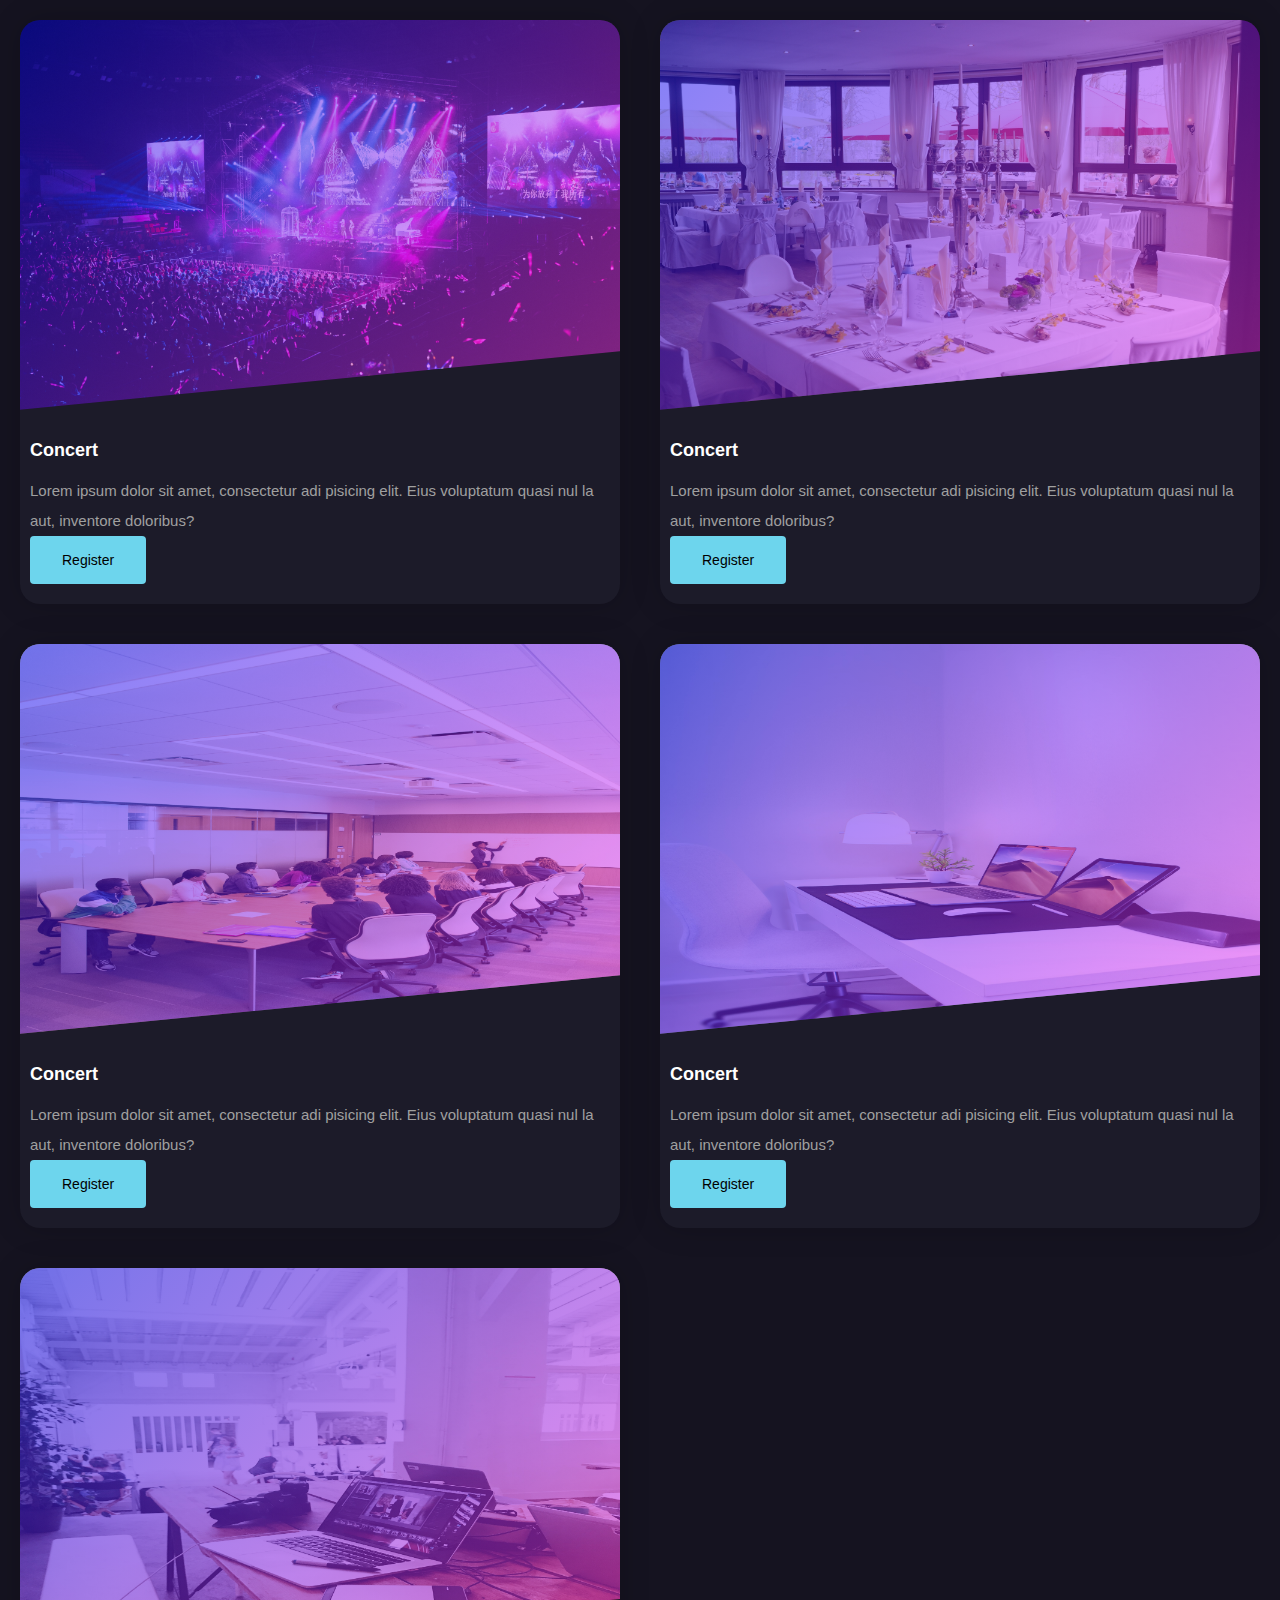
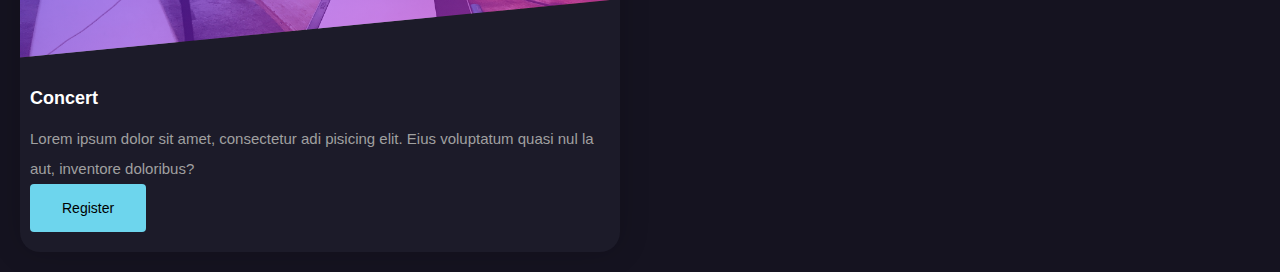
<file: index.html>
<!DOCTYPE html>
<html lang="en">
<head>
    <meta charset="UTF-8">
    <meta http-equiv="X-UA-Compatible" content="IE=edge">
    <meta name="viewport" content="width=device-width, initial-scale=1.0">
    <link rel="stylesheet" href="style.css">
    <title>Grids</title>
    <script>
         function redirect(){
            window.location.href="https://abhipray-rexx.github.io/form/";
        }
    </script>
</head>
<body>
    <div class="cards">
        <div class="card card1">
            <div class="container">
                <img src="concert.jpg" alt="Concert">
            </div>
            <div class="details">
                <h3>Concert</h3>
                <p>Lorem ipsum dolor sit amet, consectetur adi
                    pisicing elit. Eius voluptatum quasi nul
                    la aut, inventore doloribus?</p>
                    <button onclick="redirect()">Register</button>
            </div>
        </div>

        <div class="card card2">
            <div class="container">
                <img src="dinner.jpg" alt="Dinner">
            </div>
            <div class="details">
                <h3>Concert</h3>
                <p>Lorem ipsum dolor sit amet, consectetur adi
                    pisicing elit. Eius voluptatum quasi nul
                    la aut, inventore doloribus?</p>
                    <button onclick="redirect()">Register</button>
            </div>
        </div>

        <div class="card card3">
            <div class="container">
                <img src="discussion.jpg" alt="Discussion">
            </div>
            <div class="details">
                <h3>Concert</h3>
                <p>Lorem ipsum dolor sit amet, consectetur adi
                    pisicing elit. Eius voluptatum quasi nul
                    la aut, inventore doloribus?</p>
                <button onclick="redirect()">Register</button>
            </div>
        </div>

        <div class="card card4">
            <div class="container">
                <img src="visit.jpg" alt="Visit">
            </div>
            <div class="details">
                <h3>Concert</h3>
                <p>Lorem ipsum dolor sit amet, consectetur adi
                    pisicing elit. Eius voluptatum quasi nul
                    la aut, inventore doloribus?</p>
                    <button onclick="redirect()">Register</button>
                
            </div>
        </div>

        <div class="card card5">
            <div class="container">
                <img src="workshop.jpg" alt="Workshop">
            </div>
            <div class="details">
                <h3>Concert</h3>
                <p>Lorem ipsum dolor sit amet, consectetur adi
                    pisicing elit. Eius voluptatum quasi nul
                    la aut, inventore doloribus?</p>
                   
                        <button onclick="redirect()">Register</button>
                    
            </div>
        </div>

    </div>
</body>
</html>
</file>
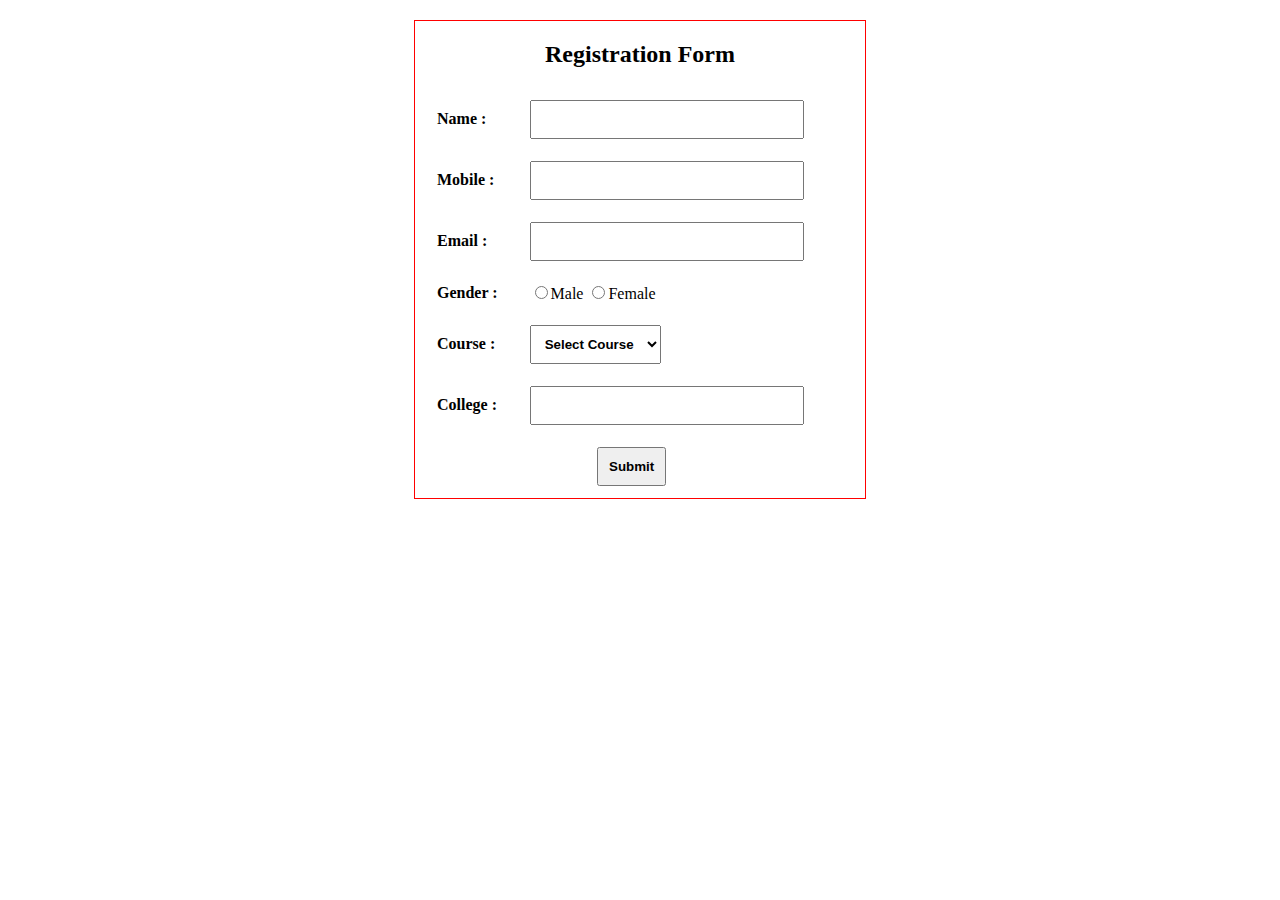
<file: form.html>
<!DOCTYPE html>
<html lang="en">
<head>
    <meta charset="UTF-8">
    <meta http-equiv="X-UA-Compatible" content="IE=edge">
    <meta name="viewport" content="width=device-width, initial-scale=1.0">
    <title>Form</title>
    <style>
        input[type="text"]{
            width:250px;
        }
        form{
            border:1px solid red;
            width:450px;
            margin:20px auto;
        }
        td{
            padding:10px;

        }
        td :first-child{
            text-align: right;
            font-weight: bold;
            padding: 10px 10px;
        }
        h2{
            text-align: center;
        }
    </style>

    <script defer>
        function validate(){
            var name= document.form.name;
            var mobile= document.form.mobile;
            var email= document.form.email;
            var gender= document.form.gender;
            var course= document.form.course;
            var college= document.form.college;

            
            if(name.value.length<=0){
                alert("Name is required");
                name.focus()
                return false;
            }
            if(mobile.value.length<=0){
                alert("Phone number is required");
                mobile.focus()
                return false;
            }
            if(email.value.length<=0){
                alert("Email is required");
                email.focus()
                return false;
            }
            if(gender.value.length<=0){
                alert("Gender is required");
                gender.focus()
                return false;
            }
            if(course.value=="Select"){
                alert("Course is required");
                course.focus()
                return false;
            }
            if(college.value.length<=0){
                alert("College is required");
                college.focus()
                return false;
            }


            return false;
        }

        function validateString(id){
            var element = document.getElementById(id);
            var regExp = /^[a-zA-z ]+$/;
            if(!regExp.test(element.value)){
                alert("Enter String Value");
                element.style.border="3px solid red";
                return false;
            }
            element.style.border="3px solid green";

        }
        function validateNumber(id){
            var element = document.getElementById(id);
            var regExp = /^[0-9]{10}/;
            if(!regExp.test(element.value)){
                alert("Enter Numbers only ");
                element.style.border="3px solid red";
                return false;
            }
            element.style.border="3px solid green";

        }
        function validateEmail(id){
            var element = document.getElementById(id);
            var regExp = /^[a-zA-z0-9._]+@[a-zA-z0-9._]+\.[a-zA-z]{2,4}$/;
            if(!regExp.test(element.value)){
                alert("Enter Valid Email");
                element.style.border="3px solid red";
                return false;
            }
            element.style.border="3px solid green";

        }

    </script>

</head>
<body>
    
    <form method="" action="" name="form" onsubmit=" return validate()">
        <h2>Registration Form</h2>
    <table>
        <tr>
            <td>
                <label for="">Name :</label>
            </td>
                <td>
                    <input type="text" name="name" id="name" onblur="validateString(this.id)">
                </td>
            
        </tr>

        <tr>
            <td>
                <label for="">Mobile :</label>
            </td>
                <td>
                    <input type="text" name="mobile" id="mobile" onblur="validateNumber(this.id)">
                </td>
            
        </tr>

        <tr>
            <td>
                <label for="">Email :</label>
            </td>
                <td>
                    <input type="text" name="email" id="email" onblur="validateEmail(this.id)">
                </td>
            
        </tr>

        <tr>
            <td>
                <label for="">Gender :</label>
            </td>
                <td>
                    <input type="radio" name="gender" value="Male">Male
                    <input type="radio" name="gender" value="Female">Female
                </td>
            
        </tr>

        <tr>
            <td>
                <label for="">Course :</label>
            </td>
                <td>
                    <select name="course" id="" >
                        <option value="Select">Select Course</option>
                        <option value="CSE">CSE</option>
                        <option value="Mechanical">Mechanical</option>
                        <option value="Electrical">Electrical</option>
                        <option value="Others">Other</option>
                    </select>
                </td>
            
        </tr>

        <tr>
            <td>
                <label for="">College :</label>
            </td>
                <td>
                    <input type="text" name="college" id="college" onblur="validateString(this.id)">
                </td>
            
        </tr>
        <tr>
            <td style="position: relative; left: 170px;"><input type="submit" name="submit" value="Submit"></td>
        </tr>

    </table>

    </form>
    
</body>
</html>
</file>
<file: style.css>
*{
    padding: 0;
    margin: 0;
    box-sizing: border-box;

}

body{
    background-color: #151320;
    height: 100vh;
    display: grid;
    place-items: center center;
    font-family: 'Poppins',sans-serif;

}

.cards
{
    display: grid;
    grid-template-columns: repeat(auto-fit,minmax(400px,1fr));
    padding: 20px;
    grid-gap: 40px;

  
}

.card{
    background-color: #1c1b29;
    border-radius: 20px;
    box-shadow: 0 0 30px rgba(0, 0, 0, 0.18);

}

.container
{
    position: relative;
    clip-path: polygon(0 0,100% 0,100% 85%,0 100%);
}

img{
    width: 100%;
    display: block;
    border-radius: 20px 20px 0 0;
}

.container:after{
    content: "";
    height:100%;
    width:100%;
    position: absolute;
    top: 0;
    left: 0;
    border-radius: 20px 20px 0 0;
    opacity: 0.5;

}

.card1>.container:after{
    background-image: linear-gradient(135deg,#0100ec,#fb36f4);
}
.card2>.container:after{
    background-image: linear-gradient(135deg,#0100ec,#fb36f4);
}
.card3>.container:after{
    background-image: linear-gradient(135deg,#0100ec,#fb36f4);
}
.card4>.container:after{
    background-image: linear-gradient(135deg,#0100ec,#fb36f4);
}
.card>.container:after{
    background-image: linear-gradient(135deg,#0100ec,#fb36f4);
}

.details{
    padding:20px 10px;

}

.details>h3{
    color: #ffff;
    font-weight: 600;
    font-size: 18px;
    margin: 10px 0 15px 0;
}

.details>p{
    color: #a0a0a0;
    font-size: 15px;
    line-height: 30px;
    font-weight: 400;

}

.details>button{
    background:#6dd5ed ;
	border: none;
	padding: 1rem 2rem;
	color: var(--pure);
	font-size: 14px;
	border-radius: 4px;
	cursor: pointer;
	transition: all .3s ease-in-out;
    
}

.details>a>button:hover{
    -webkit-box-shadow: 0px 0px 30px 20px #45ffee;
            box-shadow: 0px 0px 30px 20px #45ffee;
    border-color:#6bfff1;
}
</file>
